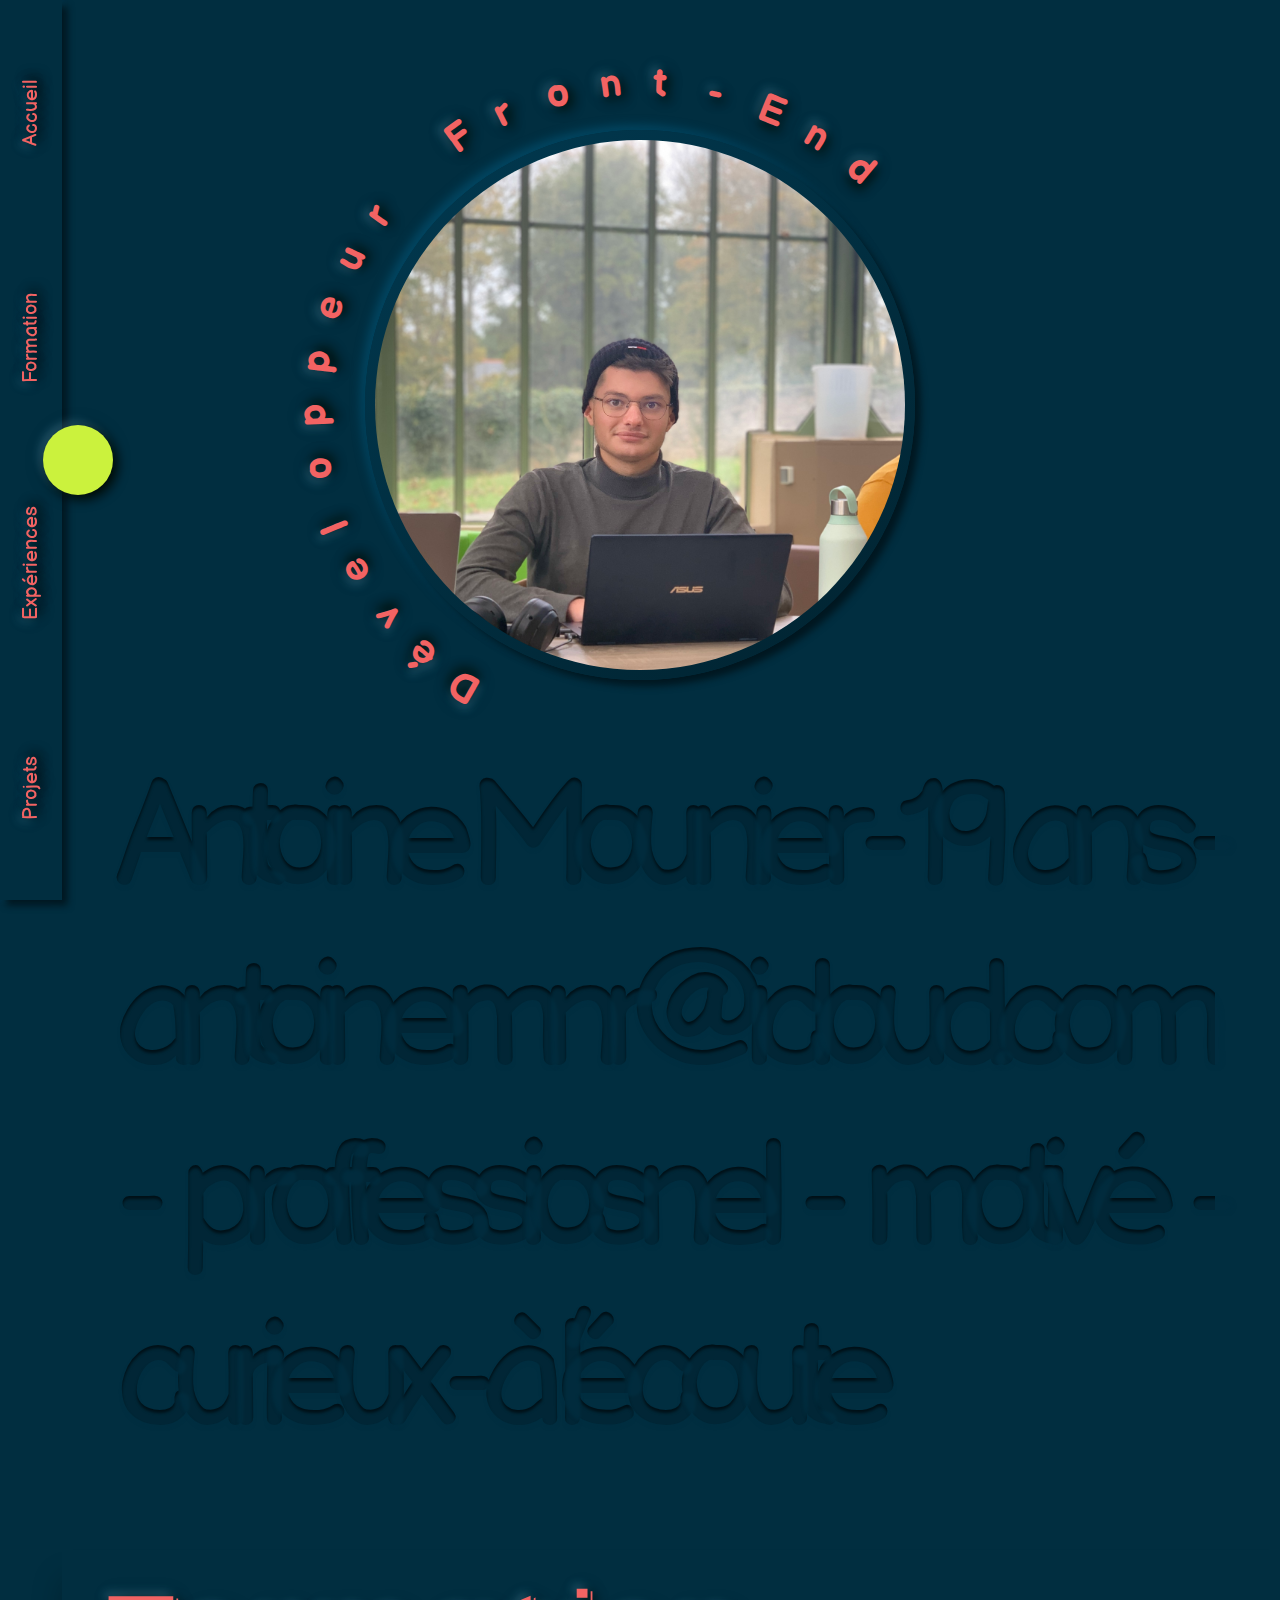
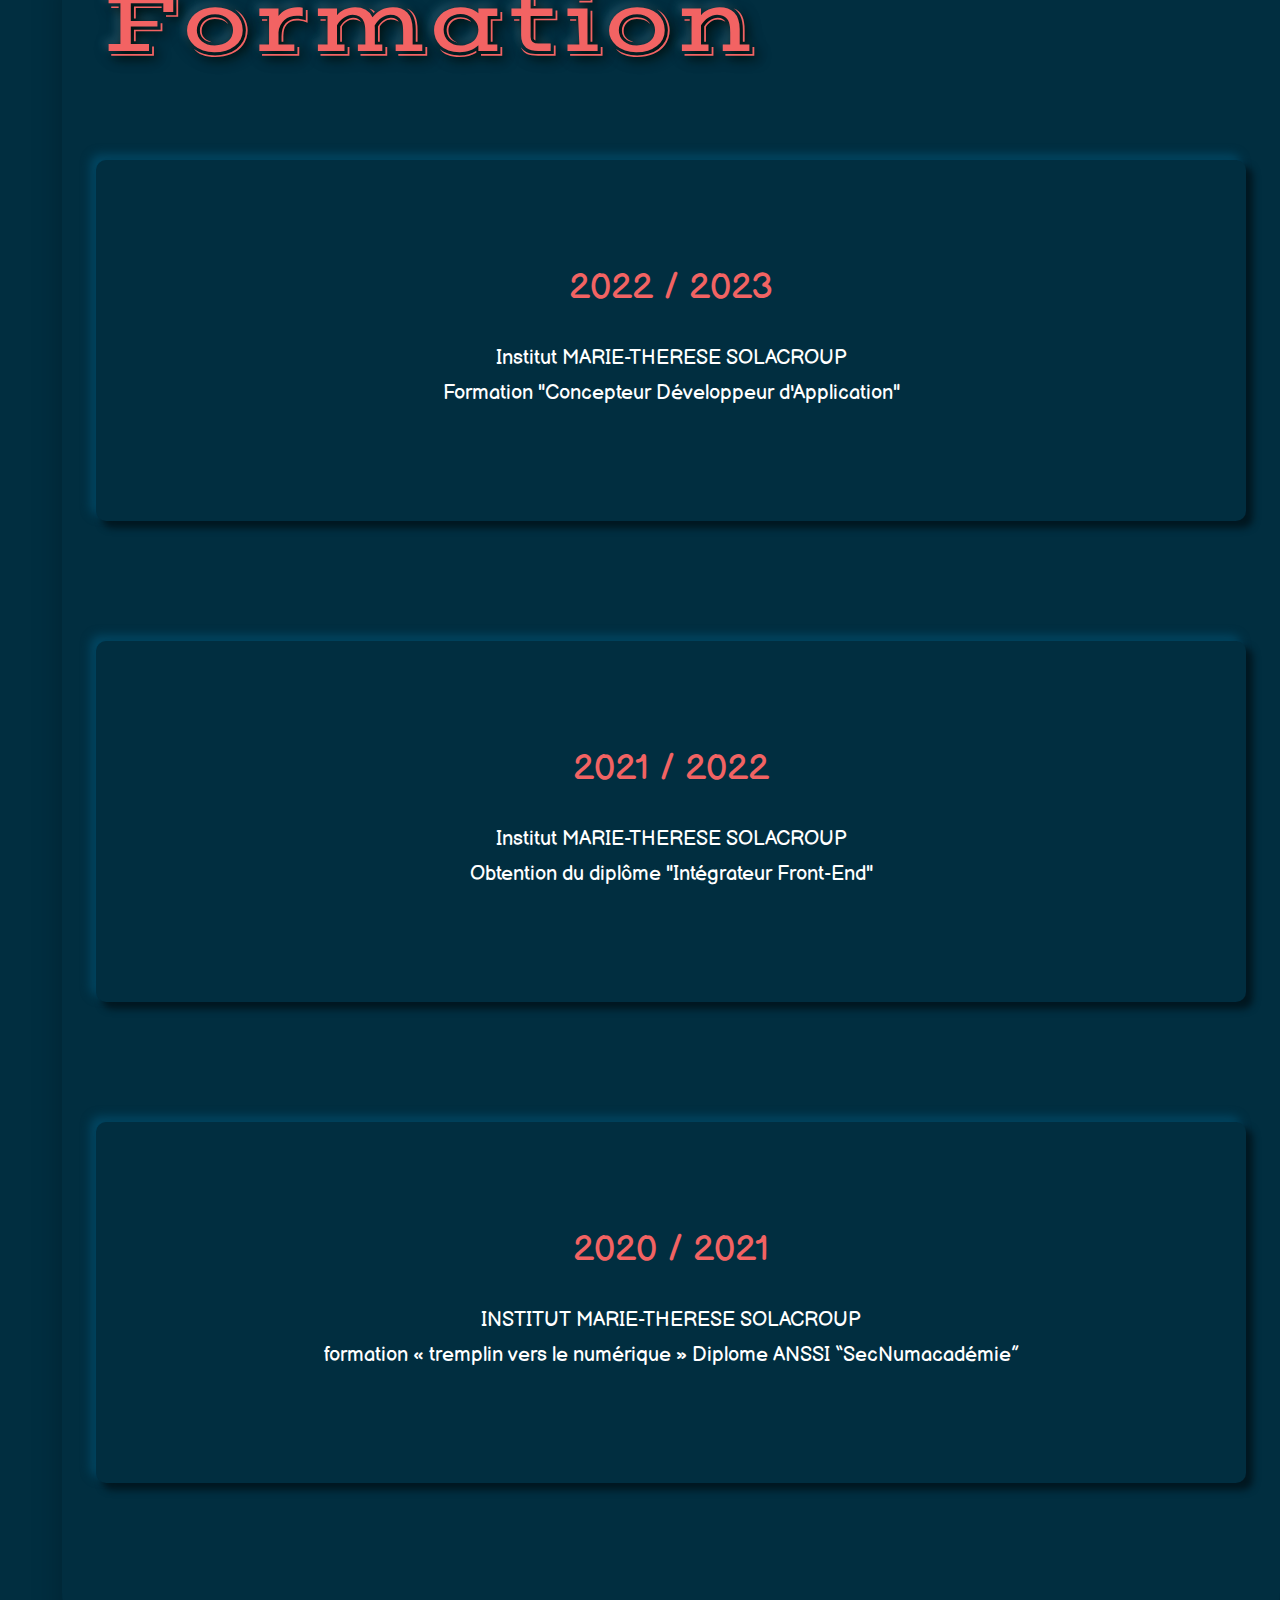
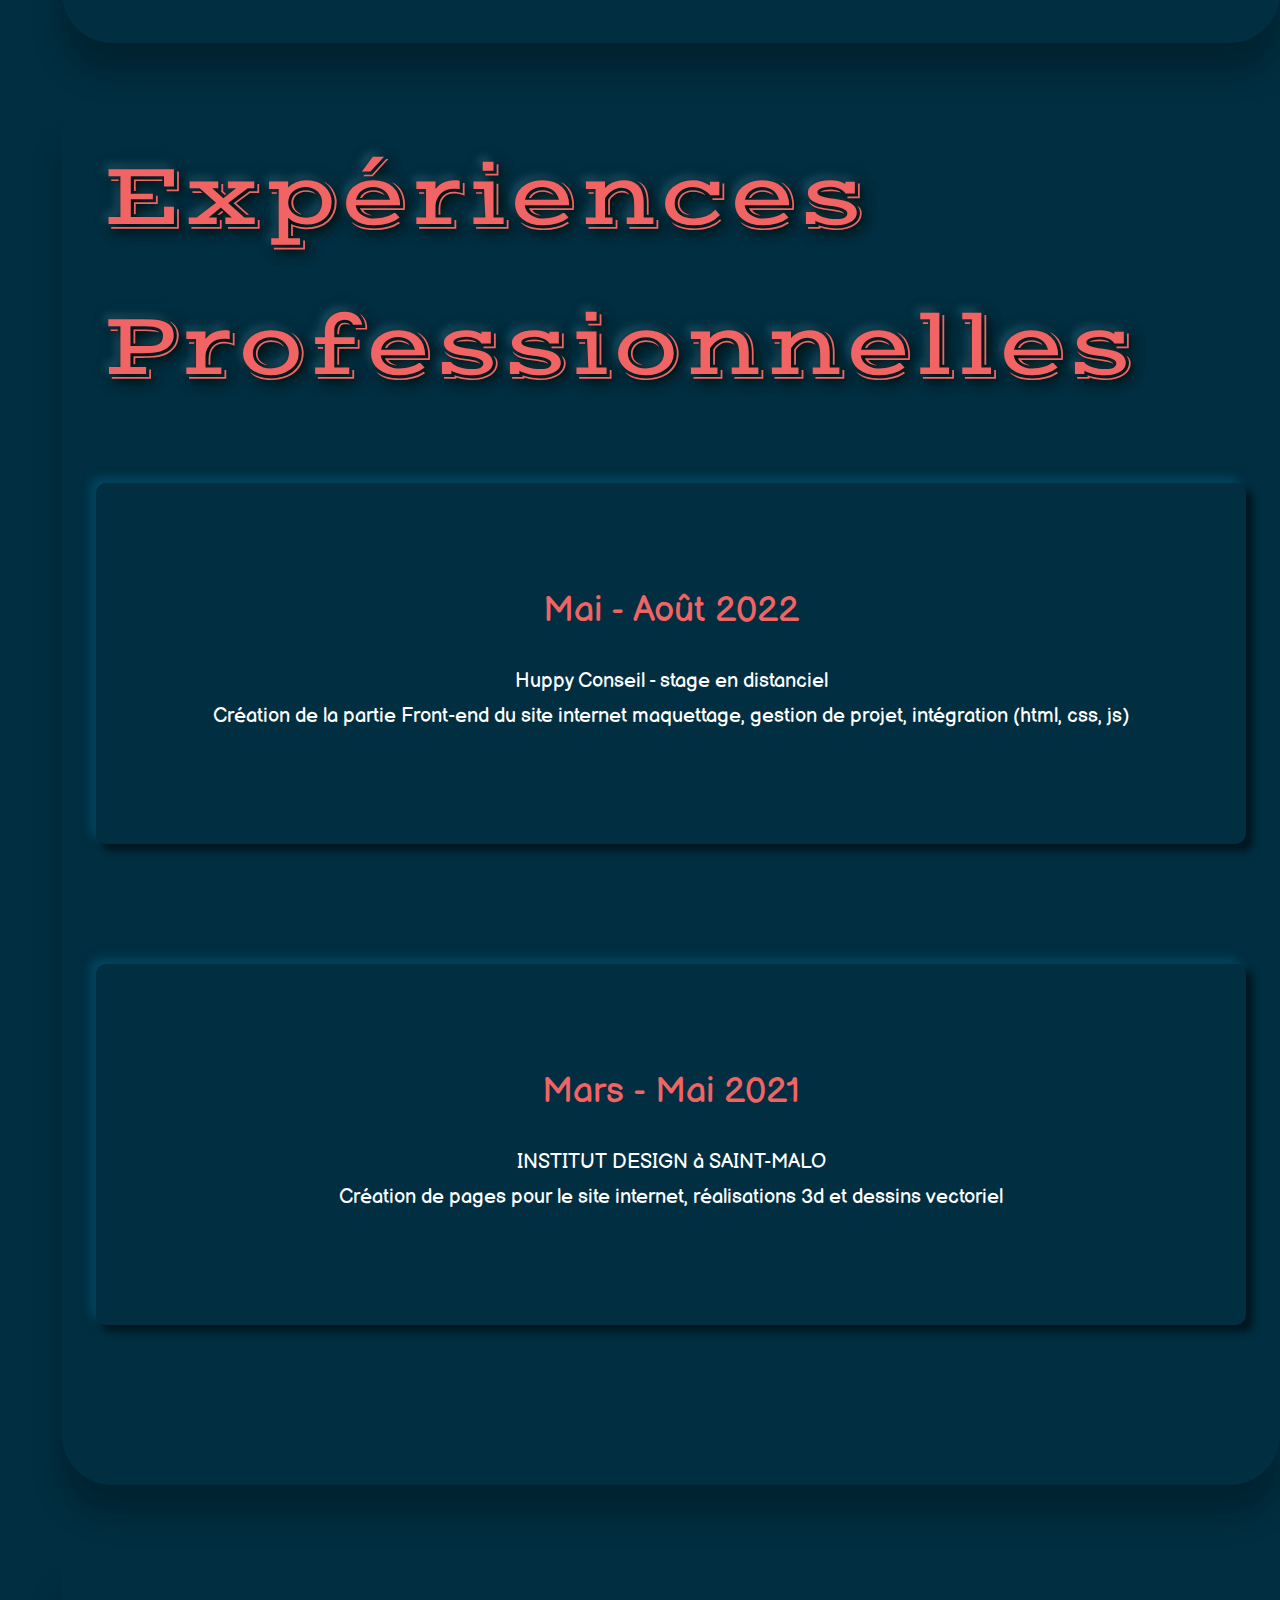
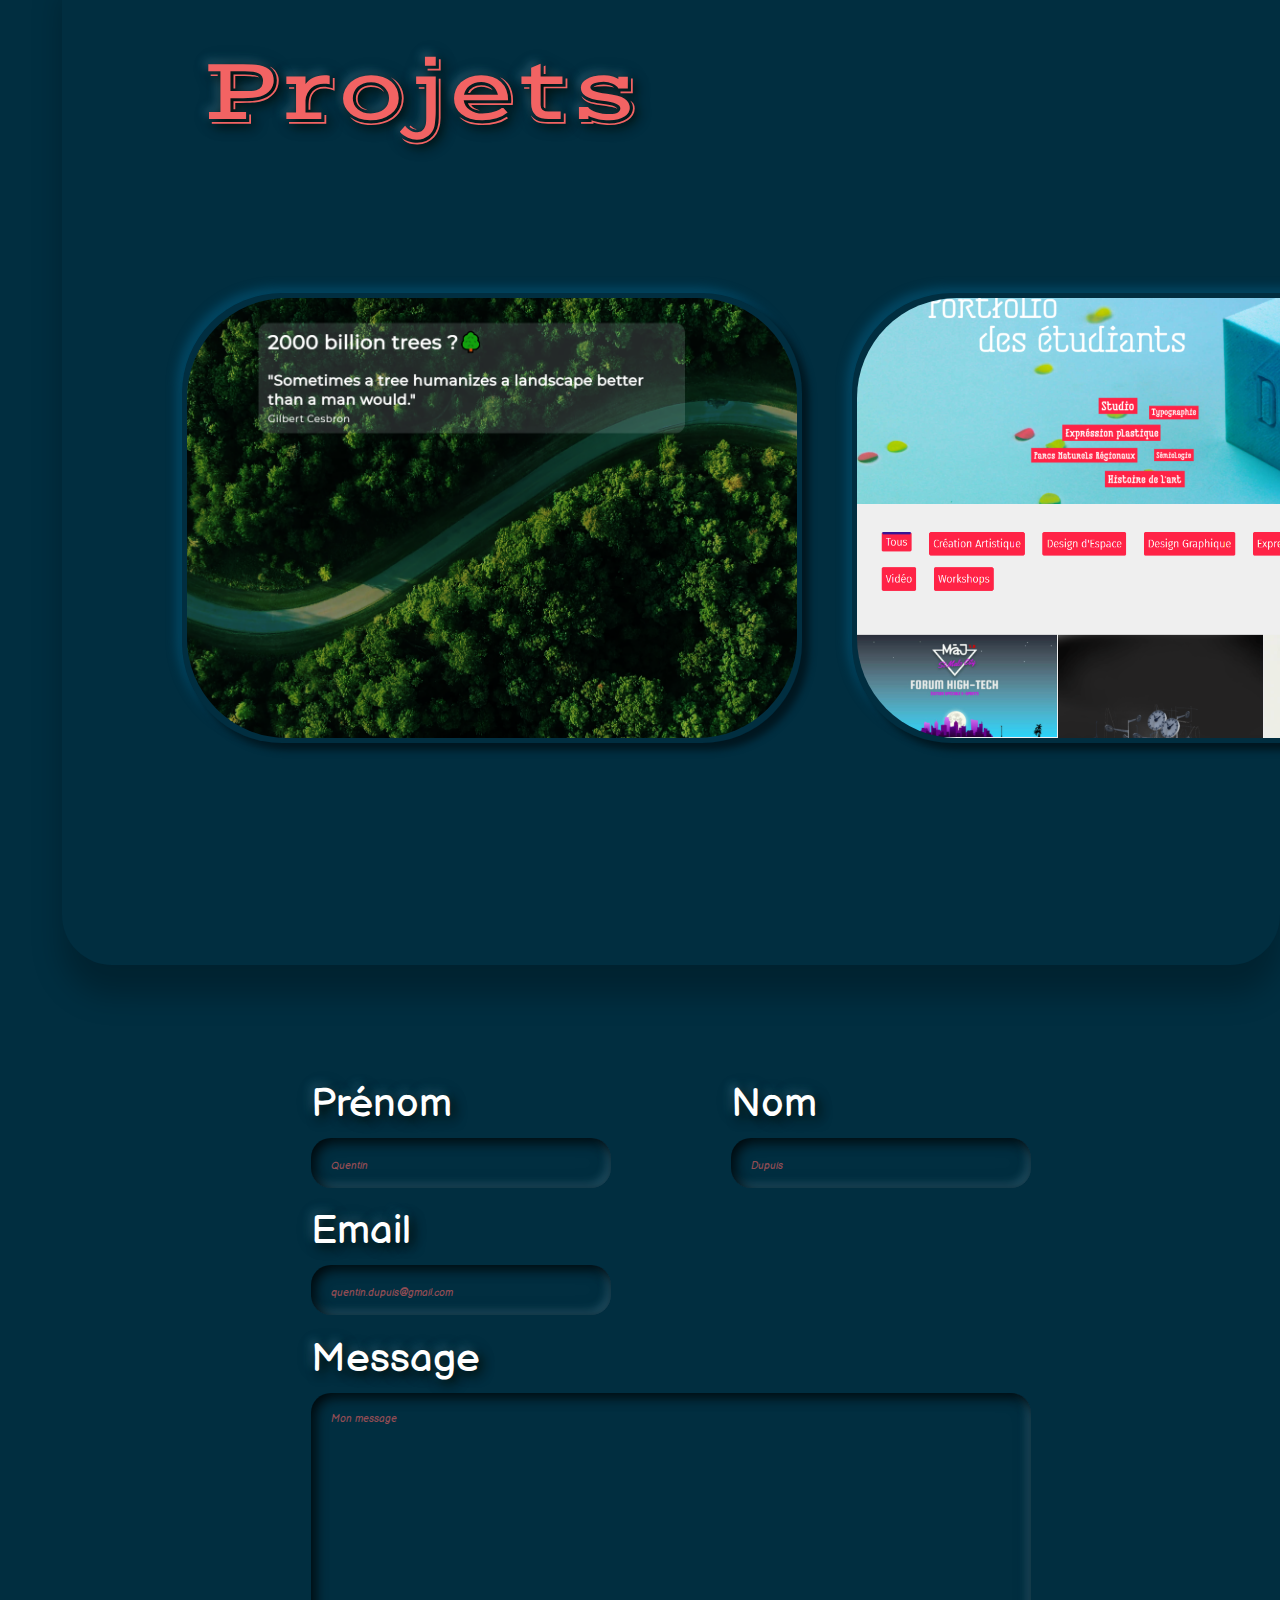
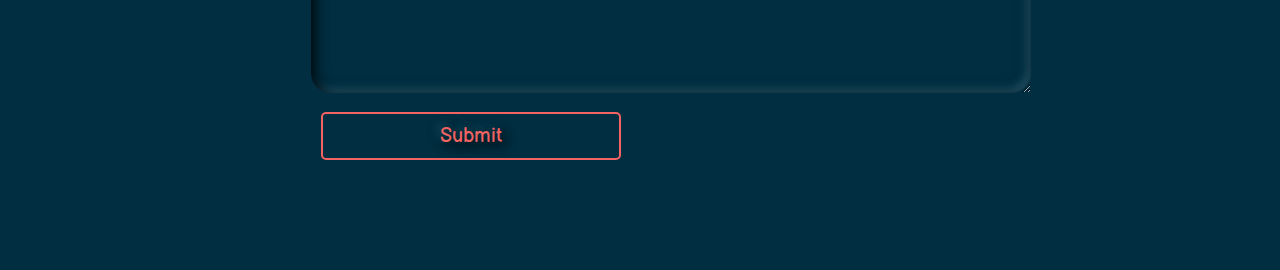
<file: index.html>
<!DOCTYPE html>
<html lang="fr">
<head>
    <meta charset="UTF-8">
    <link rel="stylesheet" href="https://cdnjs.cloudflare.com/ajax/libs/font-awesome/6.0.0-beta3/css/all.min.css" integrity="sha512-Fo3rlrZj/k7ujTnHg4CGR2D7kSs0v4LLanw2qksYuRlEzO+tcaEPQogQ0KaoGN26/zrn20ImR1DfuLWnOo7aBA==" crossorigin="anonymous" referrerpolicy="no-referrer"/>
    <meta http-equiv="X-UA-Compatible" content="IE=edge">
    <meta name="viewport" content="width=device-width, initial-scale=1.0">
    <link rel="stylesheet" href="style.css">
    <title>Portfolio - Antoine Mounier</title>
</head>
<body>

    <!-- Header -->
    <header class="head-flex" id="head">
        <div class="curve">
            <h1 class="test"></h1> <!-- curve the text for mobile -->
            <h1 class="test2"></h1> <!-- curve the text for desktop -->
            <h1 class="test3"></h1> <!-- curve the text for tablette -->
            <div class="circle">
                <div id="img"></div>
            </div>
        </div>
        <p>Antoine Mounier - 19 ans - antoinemnr@icloud.com - proffessiosnel - motivé - curieux - à l’écoute</p>
        <!-- Navigation -->
        
        <!-- mobile -->
        <nav id="mobile-nav">
            <div class="git"><a href="https://www.linkedin.com/in/antoine-mounier/"><i class="fa-brands fa-github"></i></a></div>
            <ul class="flex-mob">
                <li><a href="#head"><i class="fas fa-home"></i>Accueil</a></li>
                <li><a href="#formation"><i class="fas fa-code-branch"></i>Formation</a></li>
                <li><a href="#exp"><i class="fas fa-briefcase"></i>Expériences</a></li>
                <li><a href="#projet"><i class="fas fa-images"></i>Projets</a></li>
            </ul>
        </nav>
        
        <!-- desktop -->
        <nav id="desktop-nav">
            <div class="git"><a href="https://www.linkedin.com/in/antoine-mounier/"><i class="fa-brands fa-github"></i></a></div>
            <ul class="flex-desk">
                <li><a href="#head">Accueil</a></li>
                <li><a href="#formation">Formation</a></li>
                <li><a href="#exp">Expériences</a></li>
                <li><a href="#projet">Projets</a></li>
            </ul>
        </nav>
    </header>

    <!-- Main -->
    <main>

        <!-- Section Formation -->
        <section class="container" id="formation">
            <div class="flex-box">
                <h2>Formation</h2>
                <div class="block">
                    <p>
                        <span>2022 / 2023</span> <br>
                        Institut MARIE-THERESE SOLACROUP <br>
                        Formation  "Concepteur Développeur d'Application"
                    </p>
                </div>
                <div class="block">
                    <p>
                        <span>2021 / 2022</span> <br>
                        Institut MARIE-THERESE SOLACROUP <br>
                        Obtention du diplôme "Intégrateur Front-End"
                    </p>
                </div>
                <div class="block">
                    <p>
                        <span>2020 / 2021</span> <br>
                        INSTITUT MARIE-THERESE SOLACROUP <br>
                        formation « tremplin vers le numérique »
                        Diplome ANSSI “SecNumacadémie”
                    </p>
                </div>
            </div>
        </section>

        <!-- Section Expériences -->
        <section class="container-b" id="exp">
            <div class="flex-box">
                <h2>Expériences Professionnelles</h2>
                <div class="block">
                    <p>
                        <span>Mai - Août 2022</span> <br>
                        Huppy Conseil - stage en distanciel <br>
                        Création de la partie Front-end du site internet
                        maquettage, gestion de projet, intégration (html, css, js)

                    </p>
                </div>
                <div class="block">
                    <p>
                        <span>Mars - Mai 2021</span> <br>
                        INSTITUT DESIGN à SAINT-MALO <br>
                        Création de pages pour le site internet, réalisations 3d et
                        dessins vectoriel
                    </p>
                </div>
            </div>
            
        </section>
        <!-- Section Projets -->
        <section class="container-p" id="projet">
            <div id="flex-box-p">
                <h2 class="h">Projets</h2>
                <div class="projets">
                    <div class="block-p"><div class="img-p"></div></div>
                    <div class="block-p"><div class="img-p a"></div></div>
                    <div class="block-p"><div class="img-p b "></div></div>
                    <div class="block-p"><div class="img-p c"></div></div>
                </div>
            </div>
        </section>
        <!-- Section Contact -->
        <section id="contact">
            <form action="https://formspree.io/f/myyogqdq" method="post">
                <div class="flex-c">
                    <div class="nomPrenom">
                        <label for="prenom">Prénom</label>
                        <input name="prenom" type="text" id="prenom" placeholder="Quentin" required>
                    </div>
                    <div class="nomPrenom">
                        <label for="nom">Nom</label>
                        <input name="nom" type="text" id="nom" placeholder="Dupuis" required>
                    </div>
                </div>

                <div class="email">
                    <label for="email">Email</label>
                    <input type="email" id="email" name="_replyto" placeholder="quentin.dupuis@gmail.com" required>
                </div>

                <div class="message">
                    <label for="message">Message</label>
                    <textarea name="message" id="message" cols="30" rows="10" placeholder="Mon message" required ></textarea>
                </div>

                <input type="submit" id="envoyer">

            </form>
        </section>

    </main>
    
    <!-- Footer -->

    <script src="index.js"></script>

</body>
</html>
</file>
<file: style.css>
/* Font family */
@import url('https://fonts.googleapis.com/css2?family=Balsamiq+Sans&family=Vast+Shadow&display=swap');

*, *::before, *::after {
    box-sizing: border-box;
    margin: 0;
    padding: 0;
}


*::-webkit-scrollbar{
    width: 1rem;
    height: 1rem;
}

*::-webkit-scrollbar-thumb{
    box-shadow: var(--innerShadow);
    border-radius: 3rem;
}

/* Mes variables */
:root {
    --bg: #012E40;
    --title: #F26363;
    --navBar: #074660;
    --mainButton: #CBF23D;
    --para: #FFF;

    /* Shadow */
    --titleShadow: 0px 0px 20px rgba(0, 0, 0, .2),4px 4px  12px #000A02, -4px -4px 10px rgba(148, 224, 255, 0.25);
    --boxShadow: 6.01px 6.01px 7px #011720, -5.01px -5.01px 10px #024560;
    --innerShadow: inset 0px 0px 20px rgba(0, 0, 0, 0.2), inset 4px 4px 12px #000A0E, inset -4px -4px 10px rgba(148, 224, 255, 0.25);
    --paraShadow: 0px 3px 3px #012E40C4;
    --bgShadow: linear-gradient(145deg, #013950, #012330); 
    --radiusShadow: 0px 30px 30px rgba(0, 0, 0, 0.25);
    --navShadow: 0px 0px 20px rgba(0, 0, 0, 0.2), 1px 4px 10px #000A0E, -1px -2px 5px rgba(148, 224, 255, 0.25);
    --linkedinShadow: 1px 1px 1px rgba(0, 0, 0, 0.12), 2px 2px 5px rgba(0, 10, 14, 0.41), -1.5px -1px 2px #EFFFB6;
}

@media screen and (max-width: 500px){
    *{
        font-size: 62.5%;
        font-family: 'Balsamiq Sans', Arial, serif;
    }
    
    body{
        background-color: var(--bg);
        color: var(--para);
    }

    .head-flex {
        display: flex;
        height: 54rem;
        flex-direction: column;
        align-items: center;
        margin: 5rem 0 3rem 0;
    }

    .test2, .test3{
        display: none;
    }

    .head-flex p{
        max-width: 36rem;
        font-size: 4rem;
        letter-spacing: -0.17em;
        text-align: justify;
        margin: 1rem;
        overflow-wrap: break-word;
        color: #C9505000;
        background-color: #000000A4;
        text-shadow: var(--paraShadow);
        -webkit-background-clip: text;
        -moz-background-clip: text;
        background-clip: text;
    }

    .circle{
        display: flex;
        height: 25rem;
        width: 25rem;
        justify-content: center;
        align-items: center;
        background: var(--bgShadow);
        box-shadow: var(--boxShadow);
        border-radius: 100%;
        background-position: center;
        margin: 3.2rem 0rem;
        z-index: 1;
    }

    .curve{
        display: flex;
        flex-direction: column;
        align-items: center;
    }

    #img{
        background-image: url(./img/profil1.jpeg);
        box-shadow: var(--bgShadow);
        width: 23.5rem;
        height: 23.5rem;
        border-radius: 100%;
        background-position: center;
        background-size: cover;
        background-repeat: no-repeat;
        z-index: 1;
    }
    
    h1{
        text-align: center;
        font-size: 2.1rem;
        letter-spacing: 2rem;
        color: var(--title);
        text-shadow: var(--titleShadow);
    }

    .container{
        height: auto;
        border-radius: 0 0 5rem 5rem;
        background: #012E40;
        box-shadow: var(--radiusShadow);
        margin-bottom: 5.5rem;
        padding-bottom: 4rem;
    }

    .flex-box{
        display: flex;
        height: auto;
        flex-direction: column;
        align-items: center;
        gap: 3rem;
        margin: 2rem;
    }

    h2{
        font-family: 'Vast Shadow', 'Balsamiq Sans';
        font-size: 3rem;
        text-align: justify;
        line-height: 5rem;
        align-self: stretch;
        overflow-wrap: break-word;
        color: var(--title);
        text-shadow: var(--titleShadow);
        font-style: normal;
        font-weight: normal;
    }

    h3{
        font-family: 'Vast Shadow', 'Balsamiq Sans';
        font-size: 4rem;
        color: var(--title);
        text-shadow: var(--titleShadow);
        font-style: normal;
        font-weight: normal;
        margin-bottom: 3rem;
    }

    .block{
        height: auto;
        background-color: var(--bgShadow);
        box-shadow: var(--boxShadow);
        border-radius: 10px;
        padding: 3rem 3rem;
    }

    span{
        font-size: 1.8rem;
        color: var(--title);
        line-height: 1;
    }

    .block p{
        display: flex;
        flex-direction: column;
        text-align: center;
        font-size: 1.4rem;
        line-height: 1.4;
    }

    /* Projets */
    .container-p{
        height: auto;
        border-radius: 0 0 5rem 5rem;
        background: #012E40;
        box-shadow: var(--radiusShadow);
        margin-bottom: 5.5rem;
        padding-bottom: 5rem;
    }
    .container-b{
        height: auto;
        border-radius: 0 0 5rem 5rem;
        background: #012E40;
        box-shadow: var(--radiusShadow);
        margin-bottom: 5.5rem;
        padding-bottom: 5rem;
    }

    #flex-box-p{
        display: flex;
        flex-direction: column;
        gap: 2rem; 
        height: auto;
    }

    .h{
        margin-left: 4rem;
    }

    .projets{
        display: flex;
        overflow-x: auto;
        overflow-y: hidden;
        padding: 2rem;
        scrollbar-width: none;
    }

    projets::-webkit-scrollbar{
        display: none;
    }

    .block-p{
        min-width: 32rem;
        height: 25rem;
        background-color: var(--bgShadow);
        box-shadow: var(--boxShadow);
        border-radius: 10rem;
        margin-right: 2rem;
        padding: .5rem;
    }

    .img-p{
        background-image: url(./img/bluetree.PNG);
        background-position: center;
        background-repeat: no-repeat;
        background-size: cover;
        max-width: 31rem;
        height: 24rem;
        border-radius: 10rem;
    }

    .a {
        background-image: url(./img/institutD.PNG);
    }

    .b {
        background-image: url(./img/donuts.png);
    }

    .c {
        background-image: url(./img/logo3d.png);
    }

    /* Contact */
    #contact{
        display: flex;
        align-items: center;
        height: 45rem;
        justify-content: center;
        margin-bottom: 5rem;
    }

    form{
        display: flex;
        flex-direction: column;
        gap: 2rem;
        width: 70%;
        height: auto;
    }

    .flex-c{
        display: flex;
        justify-content: space-between;
        width: 100%;
    }

    .nomPrenom, .email, .message{
        display: flex;
        color: #FFF;
        flex-direction: column;
    }
    
    label{
        text-shadow: var(--titleShadow);
        font-size: 1.3rem;
        margin-bottom: 1rem;
    }

    ::placeholder{
        font-size: 1rem;
        padding: 1.5rem;
        color: #f263639d;
        font-style: italic;
    }
    
    .nomPrenom input{
        width: 12rem;
        height: 3rem;
        border: none;
        border-radius: 2rem;
        color: var(--title);
        background: var(--bg);
        box-shadow: var(--innerShadow);
        outline-color: var(--title);
        font-size: 1rem;
    }

    .email input{
        height: 2.8rem;
        width: 100%;
        border: none;
        border-radius: 2rem;
        color: var(--title);
        background: var(--bg);
        box-shadow: var(--innerShadow);
        outline-color: var(--title);   
        font-size: 1rem;
    }

    .message textarea{
        height: 15rem;
        width: 100%;
        border: none;
        border-radius: 2rem;
        color: var(--title);
        background: var(--bg);
        box-shadow: var(--innerShadow);
        outline-color: var(--title);  
        font-size: 1rem;
    }

    #envoyer{
        display: flex;
        align-items: center;
        justify-content: center;
        width: 10rem;
        font-size: 1.1rem;
        color: var(--title);
        border: .2rem solid var(--title);
        background: var(--bg);
        text-shadow: var(--titleShadow);
        border-radius: .5rem;
        margin-top: -1.5rem;
        margin-left: .7rem;
        padding: .3rem;
    }

    /* Bottom Navigation */
    #mobile-nav{
        position: fixed;
        display: flex;
        flex-direction: column;
        justify-content: center;
        align-items: center;
        z-index: 100;
        bottom: 0;
        margin: 1.4rem 2rem;
    }

    .flex-mob{
        display: flex;
        justify-content: space-around;
        align-items: center;
        padding: .5rem;
        border-radius: 10rem;
        min-width: 34rem;
        background-color: var(--navBar);
        box-shadow: var(--navShadow);
    }

    .flex-mob li {
        list-style: none;
    }

    .flex-mob li a {
        text-decoration: none;
        display: flex;
        font-size: .8rem;
        flex-direction: column;
        justify-content: center;
        align-items: center;
        list-style: none;
        padding-top: .8rem;
        color: transparent;
    }


    .fas{
        font-size: 2rem;
        color: var(--para);
        text-shadow: var(--titleShadow);
    }

    .fa-github {
        font-size: 2.5rem;
        color: var(--para);
        text-shadow: var(--titleShadow);
    }

    .git{
        display: flex;
        justify-content: center;
        align-items: center;
        border-radius: 100%;
        left: 50%;
        width: 4.8rem;
        height: 4.8rem;
        margin-bottom: -2rem;
        border: red;
        background-color: #CBF23D;
        box-shadow: var(--titleShadow);
        z-index: 9;
    }

    .fab{
        font-size: 2rem;
        color: var(--para);
        text-shadow: var(--linkedinShadow);
    }

    #desktop-nav{
        display: none;
    }
    
}

@media screen and (min-width: 1280px) and (max-width: 6000px) {

    *{
        font-size: 62.5%;
        font-family: 'Balsamiq Sans', Arial, serif;
    }
    
    body{
        background-color: var(--bg);
        color: var(--para);
    }

    main{
        margin-left: 6.2rem;
    }

    /* Bottom Navigation */
    #mobile-nav{
        display: none;
    }

    #desktop-nav{
        position: fixed;
        display: flex;
        flex-direction: column;
        justify-content: center;
        align-items: center;
        top: 0;
        left: 0;
    }

    .flex-desk{
        display: flex;
        flex-direction: column;
        justify-content: space-around;
        align-items: center;
        height: 100vh;
        width: 6.2rem;
        background-color: var(--bg);
        box-shadow: var(--boxShadow);
    }

    .flex-desk li {
        transform: rotate(-90deg);
        list-style: none;
    }

    .flex-desk li a {
        text-decoration: none;
        display: flex;
        font-size: 2rem;
        flex-direction: column;
        justify-content: center;
        align-items: center;
        list-style: none;
        color: var(--title);
        text-shadow: var(--titleShadow);
    }
    .git{
        position: absolute;
        display: flex;
        justify-content: center;
        align-items: center;
        border-radius: 100%;
        left: 70%;
        width: 7rem;
        height: 7rem;
        margin-bottom: -2rem;
        border: red;
        background-color: #CBF23D;
        box-shadow: var(--titleShadow);
        z-index: 9;
    }

    .fa-github{
        font-size: 4rem;
        color: var(--para);
        text-shadow: var(--linkedinShadow);
    }

    /* header */
    .test, .test3{
        display: none;
    }

    .head-flex {
        display: flex;
        height: auto;
        flex-direction: column;
        align-items: center;
        margin-top: 6rem;
    }

    .head-flex p{
        max-width: 110rem;
        margin-left: 5rem;
        font-size: 15rem;
        letter-spacing: -0.17em;
        text-align: justify;
        overflow-wrap: anywhere;
        color: #C9505000;
        background-color: #000000A4;
        text-shadow: var(--paraShadow);
        -webkit-background-clip: text;
        -moz-background-clip: text;
        background-clip: text;
    }

    .circle{
        display: flex;
        height: 55rem;
        width: 55rem;
        justify-content: center;
        align-items: center;
        background: var(--bgShadow);
        box-shadow: var(--boxShadow);
        border-radius: 100%;
        background-position: center;
        margin: 7rem 0;
        z-index: 1;
    }

    .curve{
        display: flex;
        flex-direction: column;
        align-items: center;
    }

    #img{
        background-image: url(./img/profil1.jpeg);
        box-shadow: var(--bgShadow);
        width: 53rem;
        height: 53rem;
        border-radius: 100%;
        background-position: center;
        background-size: cover;
        background-repeat: no-repeat;
        z-index: 1;
    }
    
    h1 {
        text-align: center;
        font-size: 4rem;
        color: var(--title);
        text-shadow: var(--titleShadow);
    }

    .container{
        height: auto;
        border-radius: 0 0 5rem 5rem;
        background: #012E40;
        box-shadow: var(--radiusShadow);
        width: 100%;
    }
    .container-b{
        height: auto;
        border-radius: 0 0 5rem 5rem;
        background: #012E40;
        box-shadow: var(--radiusShadow);
        width: 100%;
    }
    
    .flex-box{
        display: flex;
        flex-direction: column;
        align-items: center;
        margin: 8rem 4rem;
        padding-bottom: 10rem;
    }

    h2{
        font-family: 'Vast Shadow', 'Balsamiq Sans';
        font-size: 9rem;
        text-align: justify;
        line-height: 15rem;
        align-self: stretch;
        overflow-wrap: break-word;
        color: var(--title);
        text-shadow: var(--titleShadow);
        font-style: normal;
        font-weight: normal;
    }

    h3{
        font-family: 'Vast Shadow', 'Balsamiq Sans';
        font-size: 4rem;
        color: var(--title);
        text-shadow: var(--titleShadow);
        font-style: normal;
        font-weight: normal;
        margin-bottom: 3rem;
    }

    .block{
        height: auto;
        min-width: 115rem;
        max-width: 115rem;
        background-color: var(--bgShadow);
        box-shadow: var(--boxShadow);
        margin: 6rem;
        border-radius: 10px;
        padding: 3rem 0;
    }

    .block p{
        display: flex;
        flex-direction: column;
        text-align: center;
        font-size: 2rem;
        padding: 8rem 4rem;
        line-height: 3.5rem;
    }

    span{
        font-size: 3.6rem;
        color: var(--title);
        line-height: 1;
    }

    /* Projets */
    .container-p{
        min-height: 100rem;
        border-radius: 0 0 5rem 5rem;
        background: #012E40;
        box-shadow: var(--radiusShadow);
        margin-bottom: 5.5rem;
    }

    #flex-box-p{
        display: flex;
        flex-direction: column;
        justify-content: space-around;  
        height: 85rem;
    }

    .h{
        margin-left: 14rem;
    }

    .projets{
        display: flex;
        overflow-x: scroll;
        overflow-y: hidden;
        padding: 2rem;
        margin-left: 10rem;
        scrollbar-width: none;
    }

    .block-p{
        min-width: 62rem;
        height: 45rem;
        background-color: var(--bgShadow);
        box-shadow: var(--boxShadow);
        border-radius: 10rem;
        margin-right: 5rem;
        padding: .5rem;
    }

    .img-p{
        background-image: url(./img/bluetree.PNG);
        background-position: center;
        background-repeat: no-repeat;
        background-size: cover;
        max-width: 61rem;
        height: 44rem;
        border-radius: 10rem;
    }

    .a {
        background-image: url(./img/institutD.PNG);
    }

    .b {
        background-image: url(./img/donuts.png);
    }

    .c {
        background-image: url(./img/logo3d.png);
    }

    /* Contact */
    #contact{
        display: flex;
        align-items: center;
        height: 80rem;
        justify-content: center;
        margin-bottom: 5rem;
    }

    form{
        display: flex;
        flex-direction: column;
        justify-content: space-around;
        height: 70rem;
    }

    .flex-c{
        display: flex;
        justify-content: space-between;
        width: 72rem;
    }

    .nomPrenom, .email, .message{
        display: flex;
        color: #FFF;
        flex-direction: column;
    }
    
    label{
        text-shadow: var(--titleShadow);
        font-size: 4rem;
        margin-bottom: 1rem;
    }

    ::placeholder{
        font-size: 1rem;
        color: #f263639d;
        font-style: italic;
    }
    
    .nomPrenom input{
        width: 30rem;
        height: 5rem;
        border: none;
        border-radius: 2rem;
        color: var(--title);
        background: var(--bg);
        box-shadow: var(--innerShadow);
        outline-color: var(--title);    
        padding: 0.8rem 2rem;
        font-size: 2rem;
    }

    .email input{
        width: 30rem;
        height: 5rem;
        border: none;
        border-radius: 2rem;
        color: var(--title);
        background: var(--bg);
        box-shadow: var(--innerShadow);
        outline-color: var(--title);   
        padding: 1rem 2rem;
        font-size: 2rem;
    }

    .message textarea{
        height: 30rem;
        width: 72rem;
        border: none;
        border-radius: 2rem;
        color: var(--title);
        background: var(--bg);
        box-shadow: var(--innerShadow);
        outline-color: var(--title);   
        padding: 2rem 2rem;
        font-size: 2rem;
    }

    #envoyer{
        display: flex;
        align-items: center;
        justify-content: center;
        width: 30rem;
        font-size: 2rem;
        color: var(--title);
        border: .2rem solid var(--title);
        background: var(--bg);
        text-shadow: var(--titleShadow);
        border-radius: .5rem;
        margin-left: 1rem;
        padding: 1rem;
    }
}

@media screen and (min-width: 501px) and (max-width: 1279px){
    *{
        font-size: 62.5%;
        font-family: 'Balsamiq Sans', Arial, serif;
    }
    
    body{
        background-color: var(--bg);
        color: var(--para);
    }

    .head-flex {
        display: flex;
        height: auto;
        flex-direction: column;
        align-items: center;
        margin: 5rem 0 3rem 0;
    }

    .test, .test2{
        display: none;
    }

    .head-flex p{
        max-width: 70rem;
        font-size: 9rem;
        letter-spacing: -0.17em;
        text-align: justify;
        overflow-wrap: anywhere;
        color: #C9505000;
        background-color: #000000A4;
        text-shadow: var(--paraShadow);
        -webkit-background-clip: text;
        -moz-background-clip: text;
        background-clip: text;
    }

    .circle{
        display: flex;
        height: 35rem;
        width: 35rem;
        justify-content: center;
        align-items: center;
        background: var(--bgShadow);
        box-shadow: var(--boxShadow);
        border-radius: 100%;
        background-position: center;
        margin: 3.2rem 0rem;
        z-index: 1;
    }

    .curve{
        display: flex;
        flex-direction: column;
        align-items: center;
    }

    #img{
        background-image: url(./img/profil1.jpeg);
        box-shadow: var(--bgShadow);
        width: 33rem;
        height: 33rem;
        border-radius: 100%;
        background-position: center;
        background-size: cover;
        background-repeat: no-repeat;
        z-index: 1;
    }
    
    h1{
        text-align: center;
        font-size: 2.5rem;
        letter-spacing: 2rem;
        color: var(--title);
        text-shadow: var(--titleShadow);
    }
    .container{
        height: auto;
        border-radius: 0 0 5rem 5rem;
        background: #012E40;
        box-shadow: var(--radiusShadow);
        margin-bottom: 5.5rem;
        width: 100%;
    }
    .container-b{
        height: auto;
        width: 100%;
        border-radius: 0 0 5rem 5rem;
        background: #012E40;
        box-shadow: var(--radiusShadow);
        margin-bottom: 5.5rem;
    }
    
    .flex-box{
        display: flex;
        flex-direction: column;
        align-items: center;
        gap: 10rem;
        margin: 8rem 4rem;
        padding-bottom: 10rem;
    }

    h2{
        font-family: 'Vast Shadow', 'Balsamiq Sans';
        font-size: 5.8rem;
        text-align: justify;
        line-height: 10rem;
        align-self: stretch;
        overflow-wrap: break-word;
        color: var(--title);
        text-shadow: var(--titleShadow);
        font-style: normal;
        font-weight: normal;
    }

    h3{
        font-family: 'Vast Shadow', 'Balsamiq Sans';
        font-size: 4rem;
        color: var(--title);
        text-shadow: var(--titleShadow);
        font-style: normal;
        font-weight: normal;
        margin-bottom: 3rem;
    }

    .block{
        height: auto;
        max-width: 57rem;
        min-width: 67rem;
        background-color: var(--bgShadow);
        box-shadow: var(--boxShadow);
        margin-top: 3rem;
        border-radius: 10px;
        padding: 3rem 3rem;
    }

    .block p{
        display: flex;
        flex-direction: column;
        text-align: center;
        font-size: 1.5rem;
        line-height: 2.5rem;
        padding: 5rem 4rem;
    }

    span{
        font-size: 3.6rem;
        color: var(--title);
        line-height: 1;
    }

    .container-p{
        min-height: auto;
        border-radius: 0 0 5rem 5rem;
        background: #012E40;
        box-shadow: var(--radiusShadow);
        padding-bottom: 10rem;
    }

    #flex-box-p{
        display: flex;
        flex-direction: column;
        justify-content: space-around;  
        gap: 10rem;
        height: auto;
    }

    .h{
        margin-left: 4rem;
    }

    .projets{
        display: flex;
        overflow-x: auto;
        overflow-y: hidden;
        padding: 2rem;
        scrollbar-width: none;
    }

    projets::-webkit-scrollbar{
        display: none;
    }

    .block-p{
        min-width: 42rem;
        height: 30rem;
        background-color: var(--bgShadow);
        box-shadow: var(--boxShadow);
        border-radius: 10rem;
        margin-right: 4rem;
        padding: .5rem;
    }

    .img-p{
        background-image: url(./img/bluetree.PNG);
        background-position: center;
        background-repeat: no-repeat;
        background-size: cover;
        max-width: 41rem;
        height: 29rem;
        border-radius: 10rem;
    }

    .a {
        background-image: url(./img/institutD.PNG);
    }

    .b {
        background-image: url(./img/donuts.png);
    }

    .c {
        background-image: url(./img/logo3d.png);
    }

    /* Contact */
    #contact{
        display: flex;
        align-items: center;
        height: auto;
        justify-content: center;
        padding: 10rem 0;
    }

    form{
        display: flex;
        width: 70%;
        flex-direction: column;
        justify-content: space-around;
        gap: 5rem;
        height: auto
    }

    .flex-c{
        display: flex;
        justify-content: space-between;
    }

    .nomPrenom, .email, .message{
        display: flex;
        color: #FFF;
        gap: 2rem;
        flex-direction: column;
    }
    
    label{
        text-shadow: var(--titleShadow);
        font-size: 2rem;
        margin-bottom: 1rem;
    }

    ::placeholder{
        font-size: 1.5rem;
        color: #f263639d;
        font-style: italic;
    }
    
    .nomPrenom input{
        height: 5rem;
        width: 20rem;
        border: none;
        border-radius: 2rem;
        color: var(--title);
        background: var(--bg);
        box-shadow: var(--innerShadow);
        outline-color: var(--title);    
        padding: 1.3rem 2rem;
        font-size: 1.2rem;
    }

    .email input{
        height: 5rem;
        border: none;
        border-radius: 2rem;
        color: var(--title);
        background: var(--bg);
        box-shadow: var(--innerShadow);
        outline-color: var(--title);   
        padding: 1.3rem 2rem;
        font-size: 1.2rem;
    }

    .message textarea{
        height: 15rem;
        width: 100%;
        border: none;
        border-radius: 2rem;
        color: var(--title);
        background: var(--bg);
        box-shadow: var(--innerShadow);
        outline-color: var(--title);   
        padding: 2rem 2rem;
        font-size: 1.2rem;
    }

    #envoyer{
        display: flex;
        align-items: center;
        justify-content: center;
        width: 20rem;
        font-size: 2rem;
        color: var(--title);
        border: .2rem solid var(--title);
        background: var(--bg);
        text-shadow: var(--titleShadow);
        border-radius: .5rem;
        margin-top: -1.5rem;
        margin-left: .7rem;
        padding: 1rem;
    }

    #mobile-nav{
        position: fixed;
        display: flex;
        flex-direction: column;
        justify-content: center;
        align-items: center;
        z-index: 100;
        bottom: 0;
        left: 50;
        margin: 1.4rem 2rem;
    }

    .flex-mob{
        display: flex;
        justify-content: space-around;
        align-content: center;
        padding: .5rem;
        border-radius: 10rem;
        min-width: 50rem;
        background-color: var(--navBar);
        box-shadow: var(--navShadow);
    }

    .flex-mob li {
        list-style: none;
    }

    .flex-mob li a {
        text-decoration: none;
        display: flex;
        font-size: .8rem;
        flex-direction: column;
        justify-content: center;
        align-items: center;
        list-style: none;
        padding-top: .8rem;
        color: transparent;
    }

    .fas, .fa-github{
        font-size: 2rem;
        color: var(--para);
        text-shadow: var(--titleShadow);
    }

    .git{
        display: flex;
        justify-content: center;
        align-items: center;
        border-radius: 100%;
        left: 50%;
        width: 4.8rem;
        height: 4.8rem;
        margin-bottom: -2rem;
        border: red;
        background-color: #CBF23D;
        box-shadow: var(--titleShadow);
        z-index: 9;
    }

    .fab{
        font-size: 2.5rem;
        color: var(--para);
        text-shadow: var(--linkedinShadow);
    }

    #desktop-nav{
        display: none;
    }

}
</file>
